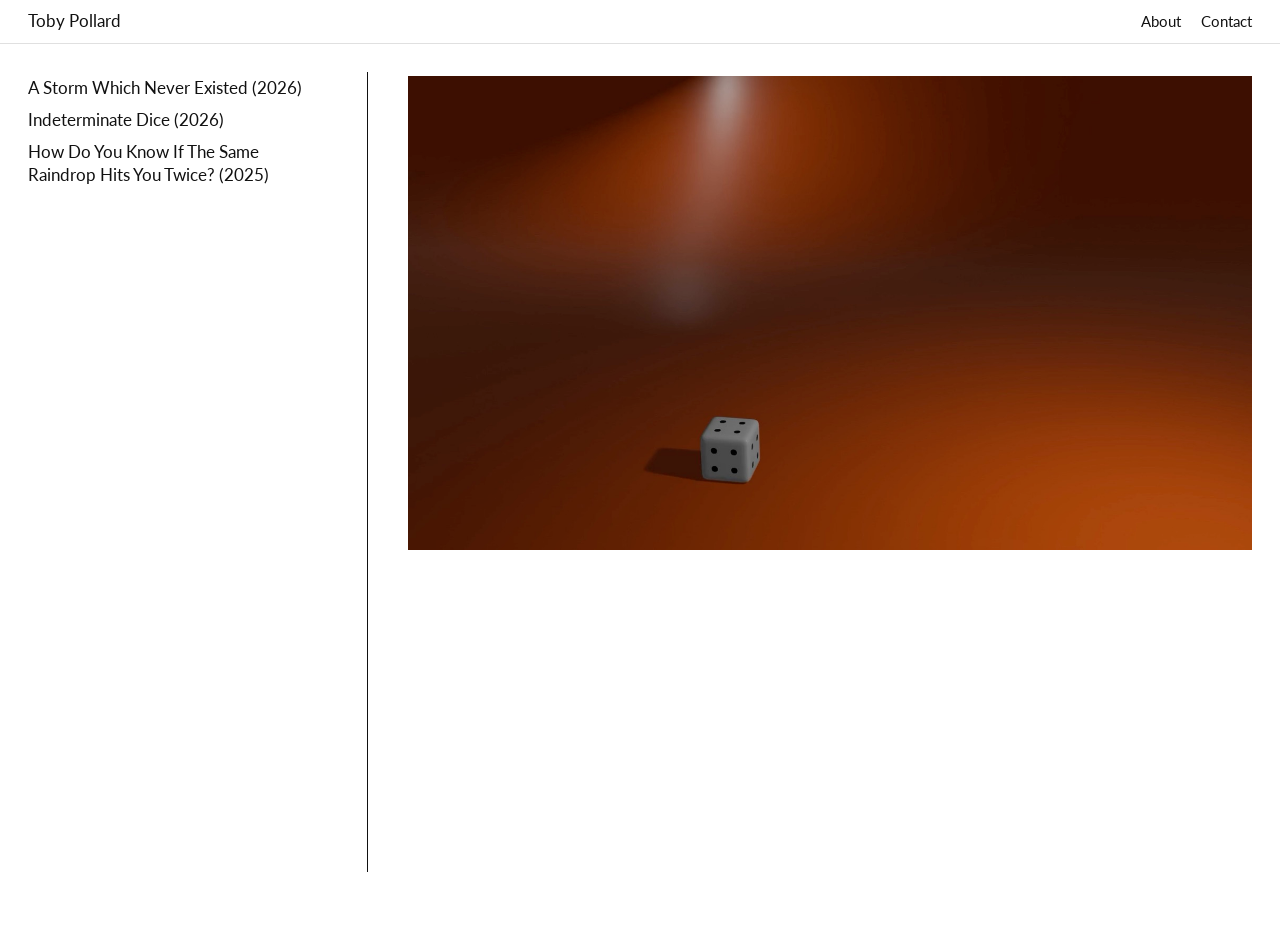
<file: index.html>
<!DOCTYPE html>
<html lang="en">
<head>
  <meta charset="UTF-8" />
  <meta name="viewport" content="width=device-width, initial-scale=1.0" />

  <!-- ============================================================
       EDIT: Change the title to your name
  ============================================================ -->
  <title>Toby Pollard — Design Portfolio</title>

  <!-- Google Font: Lato (free, served to all visitors) -->
  <link rel="preconnect" href="https://fonts.googleapis.com" />
  <link rel="preconnect" href="https://fonts.gstatic.com" crossorigin />
  <link href="https://fonts.googleapis.com/css2?family=Lato:wght@300;400;700&display=swap" rel="stylesheet" />

  <link rel="stylesheet" href="style.css" />
</head>
<body>

  <!-- ============================================================
       HEADER / NAV
       EDIT: Replace "Toby Pollard" with your name.
       Add or remove <a> links to match your pages.
  ============================================================ -->
  <header>
    <div id="site-name">
      <a href="index.html">Toby Pollard</a>
    </div>
    <nav>
      <a href="about.html">About</a>
      <a href="contact.html">Contact</a>
    </nav>
  </header>

  <!-- ============================================================
       MAIN LAYOUT: sidebar (project list) + content area
  ============================================================ -->
  <div id="layout">

    <!-- ============================================================
         LEFT SIDEBAR — PROJECT LIST
         EDIT: Each <li> is one project. Change the text and the
         href to match your project filenames (e.g. project-01.html).
         Add or remove <li> items freely.
    ============================================================ -->
    <aside id="sidebar">
      <ul>
        <li><a href="project-01.html">A Storm Which Never Existed (2026)</a></li>
        <li><a href="project-02.html">Indeterminate Dice (2026)</a></li>
        <li><a href="project-03.html">How Do You Know If The Same Raindrop Hits You Twice? (2025)</a></li>
        <!-- Add more projects here by duplicating a <li> line -->
      </ul>
    </aside>

    <!-- ============================================================
         CONTENT AREA — a random project image appears here.
         The image is chosen by script.js from the list of images
         you add there. Clicking it opens that project.
         You don't need to edit anything in this block.
    ============================================================ -->
    <main id="content">
      <a id="random-link" href="#">
        <img id="random-image" alt="" />
      </a>
      <p id="random-empty" class="intro" hidden>
        Add some images to the list in script.js and a random one
        will appear here.
      </p>
    </main>

  </div><!-- /layout -->

  <script src="script.js"></script>
</body>
</html>
</file>
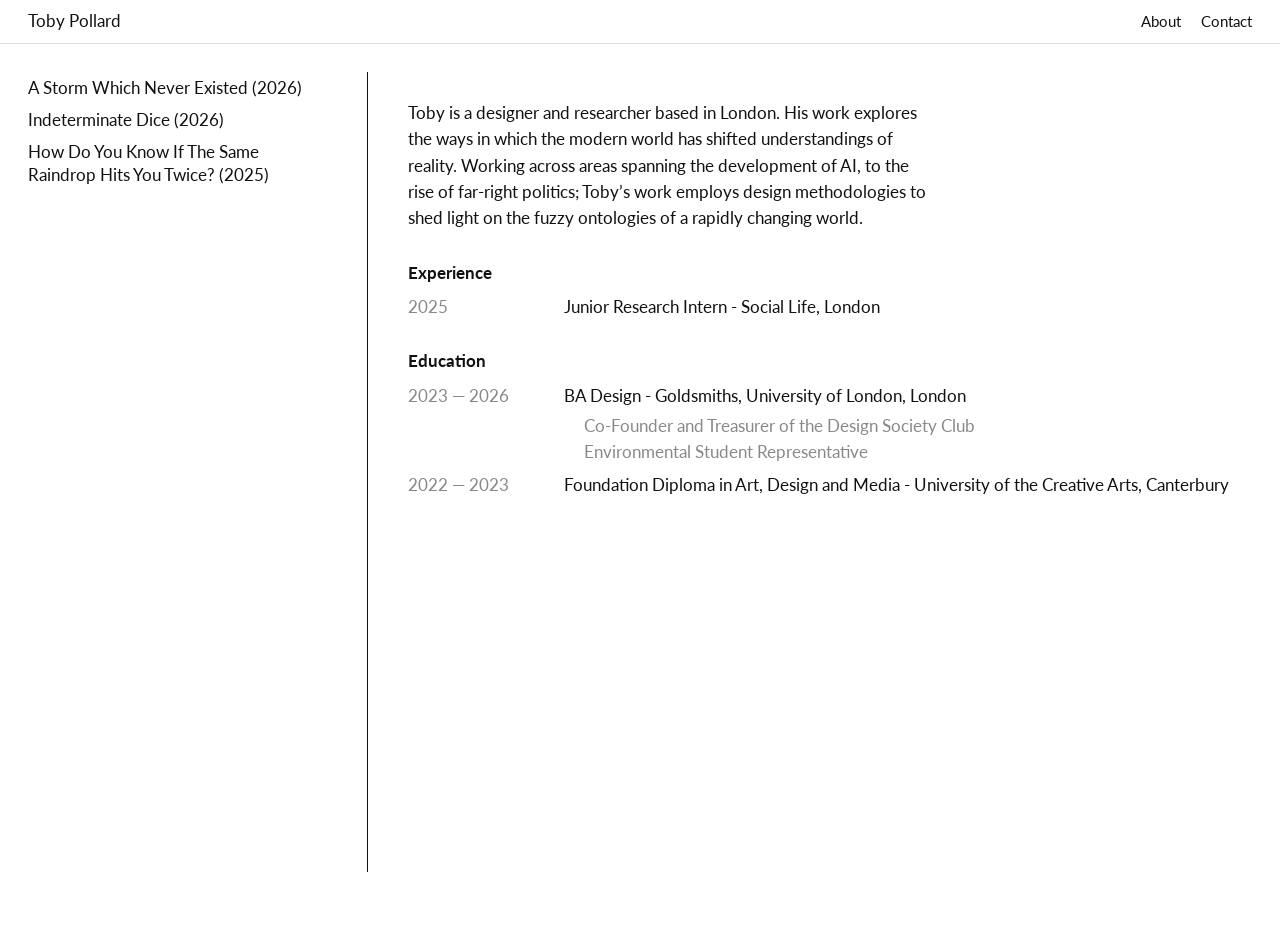
<file: about.html>
<!DOCTYPE html>
<html lang="en">
<head>
  <meta charset="UTF-8" />
  <meta name="viewport" content="width=device-width, initial-scale=1.0" />
  <title>About — Toby Pollard</title>
  <!-- Google Font: Lato (free, served to all visitors) -->
  <link rel="preconnect" href="https://fonts.googleapis.com" />
  <link rel="preconnect" href="https://fonts.gstatic.com" crossorigin />
  <link href="https://fonts.googleapis.com/css2?family=Lato:wght@300;400;700&display=swap" rel="stylesheet" />

  <link rel="stylesheet" href="style.css" />
</head>
<body>

  <header>
    <div id="site-name">
      <a href="index.html">Toby Pollard</a>
    </div>
    <nav>
      <a href="about.html" class="active">About</a>
      <a href="contact.html">Contact</a>
    </nav>
  </header>

  <div id="layout">

    <!-- Project list — kept identical to index.html so it's visible
         and clickable on every page. -->
    <aside id="sidebar">
      <ul>
        <li><a href="project-01.html">A Storm Which Never Existed (2026)</a></li>
        <li><a href="project-02.html">Indeterminate Dice (2026)</a></li>
        <li><a href="project-03.html">How Do You Know If The Same Raindrop Hits You Twice? (2025)</a></li>
      </ul>
    </aside>

    <main id="content">

      <!-- ============================================================
           ABOUT PAGE
           EDIT: Replace everything below with your own text.
           The <img> is optional — remove it if you don't want a photo.
      ============================================================ -->

      <div class="project-text about-text">

        <!-- Optional portrait photo. Put your photo in /images/portrait.jpg
             and remove the comment markers below to activate it. -->
        <!--
        <figure class="portrait">
          <img src="images/portrait.jpg" alt="Toby Pollard" />
        </figure>
        -->

        <p>
          Toby is a designer and researcher based in London. His work
          explores the ways in which the modern world has shifted
          understandings of reality. Working across areas spanning the
          development of AI, to the rise of far-right politics; Toby’s
          work employs design methodologies to shed light on the fuzzy
          ontologies of a rapidly changing world.
        </p>

        <!-- ============================================================
             EXPERIENCE
             EDIT: Add one entry per role. Duplicate a block to add more.
        ============================================================ -->
        <h2 class="about-heading">Experience</h2>
        <ul class="about-list">
          <li>
            <span class="about-list-year">2025</span>
            <span class="about-list-detail">Junior Research Intern - Social Life, London</span>
          </li>
        </ul>

        <!-- ============================================================
             EDUCATION
             EDIT: Add one entry per qualification.
        ============================================================ -->
        <h2 class="about-heading">Education</h2>
        <ul class="about-list">
          <li>
            <span class="about-list-year">2023 — 2026</span>
            <span class="about-list-detail">
              BA Design - Goldsmiths, University of London, London
              <span class="about-list-note">
                Co-Founder and Treasurer of the Design Society Club<br />
                Environmental Student Representative
              </span>
            </span>
          </li>
          <li>
            <span class="about-list-year">2022 — 2023</span>
            <span class="about-list-detail">Foundation Diploma in Art, Design and Media - University of the Creative Arts, Canterbury</span>
          </li>
        </ul>

      </div>

    </main>
  </div>

  <script src="script.js"></script>
</body>
</html>
</file>
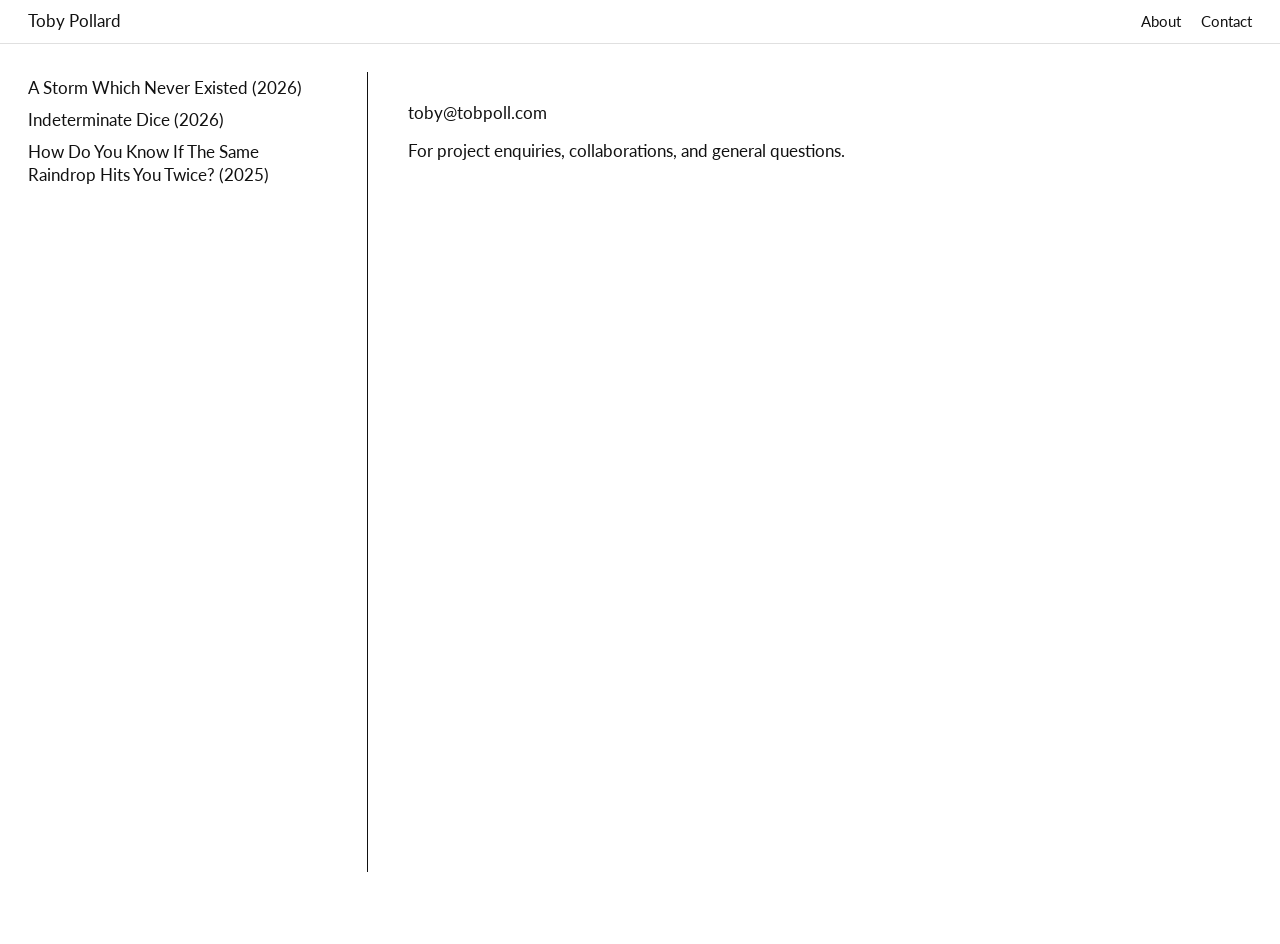
<file: contact.html>
<!DOCTYPE html>
<html lang="en">
<head>
  <meta charset="UTF-8" />
  <meta name="viewport" content="width=device-width, initial-scale=1.0" />
  <title>Contact — Toby Pollard</title>
  <!-- Google Font: Lato (free, served to all visitors) -->
  <link rel="preconnect" href="https://fonts.googleapis.com" />
  <link rel="preconnect" href="https://fonts.gstatic.com" crossorigin />
  <link href="https://fonts.googleapis.com/css2?family=Lato:wght@300;400;700&display=swap" rel="stylesheet" />

  <link rel="stylesheet" href="style.css" />
</head>
<body>

  <header>
    <div id="site-name">
      <a href="index.html">Toby Pollard</a>
    </div>
    <nav>
      <a href="about.html">About</a>
      <a href="contact.html" class="active">Contact</a>
    </nav>
  </header>

  <div id="layout">

    <!-- Project list — kept identical to index.html so it's visible
         and clickable on every page. -->
    <aside id="sidebar">
      <ul>
        <li><a href="project-01.html">A Storm Which Never Existed (2026)</a></li>
        <li><a href="project-02.html">Indeterminate Dice (2026)</a></li>
        <li><a href="project-03.html">How Do You Know If The Same Raindrop Hits You Twice? (2025)</a></li>
      </ul>
    </aside>

    <main id="content">
      <div class="project-text">

        <!-- ============================================================
             EDIT: Replace with your real email and any other contact info.
        ============================================================ -->
        <p>
          <a href="mailto:toby@tobpoll.com">toby@tobpoll.com</a>
        </p>
        <p>
          For project enquiries, collaborations, and general questions.
        </p>

      </div>
    </main>
  </div>

  <script src="script.js"></script>
</body>
</html>
</file>
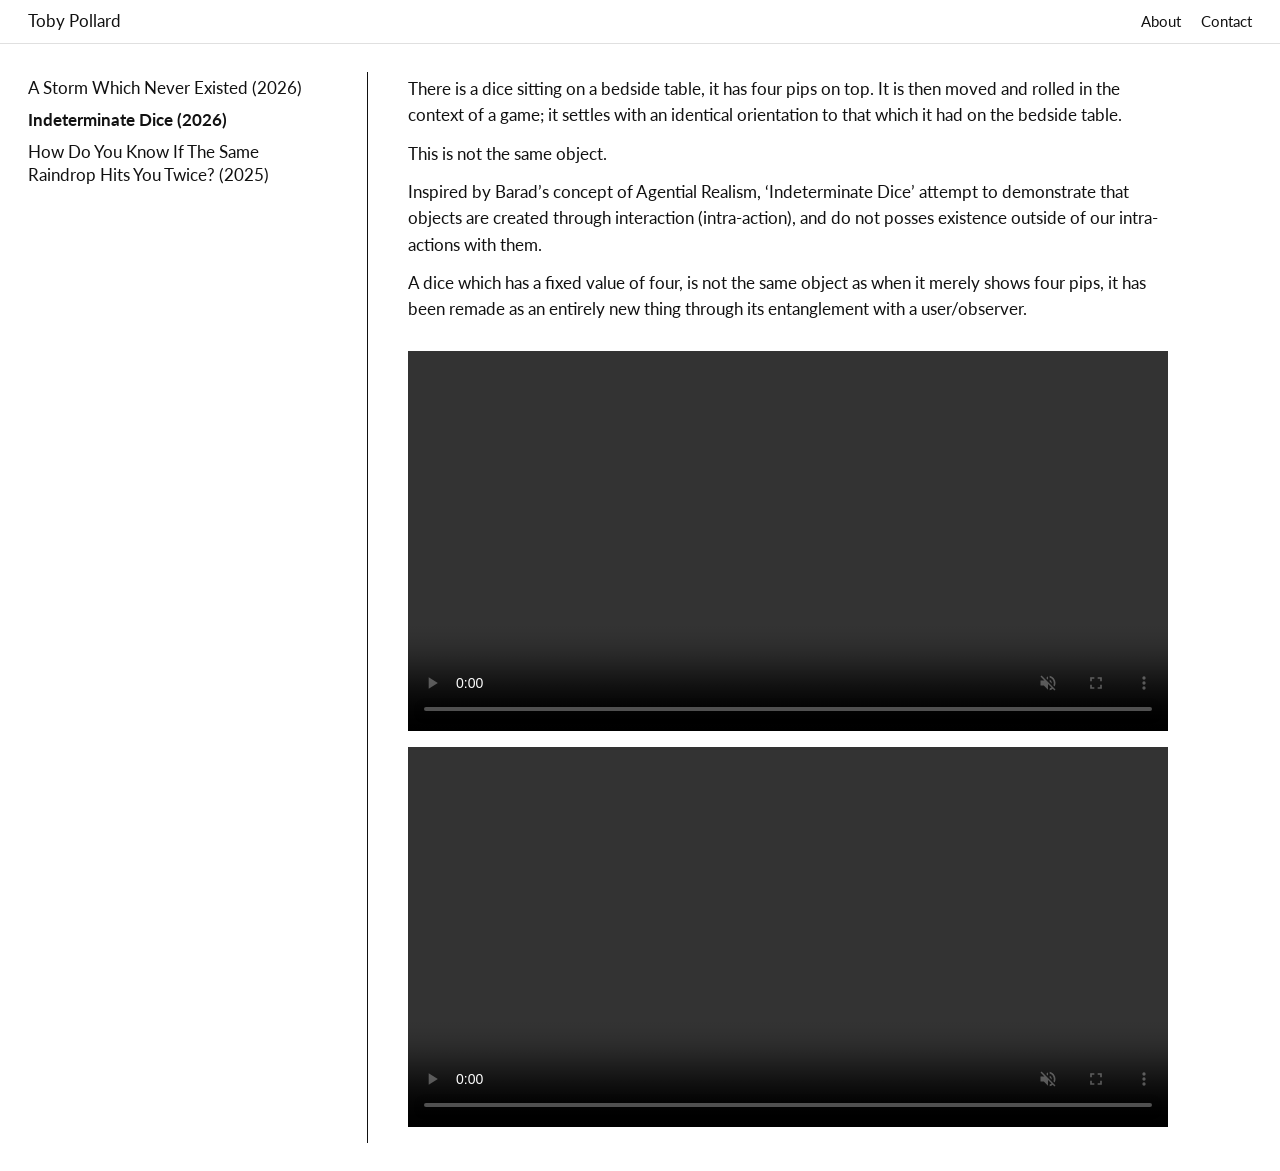
<file: project-02.html>
<!DOCTYPE html>
<html lang="en">
<head>
  <meta charset="UTF-8" />
  <meta name="viewport" content="width=device-width, initial-scale=1.0" />

  <!-- ============================================================
       EDIT: Change the title to match this project name
  ============================================================ -->
  <title>Indeterminate Dice (2026) — Toby Pollard</title>

  <!-- Google Font: Lato (free, served to all visitors) -->
  <link rel="preconnect" href="https://fonts.googleapis.com" />
  <link rel="preconnect" href="https://fonts.gstatic.com" crossorigin />
  <link href="https://fonts.googleapis.com/css2?family=Lato:wght@300;400;700&display=swap" rel="stylesheet" />

  <link rel="stylesheet" href="style.css" />
</head>
<body>

  <header>
    <div id="site-name">
      <a href="index.html">Toby Pollard</a>
    </div>
    <nav>
      <a href="about.html">About</a>
      <a href="contact.html">Contact</a>
    </nav>
  </header>

  <div id="layout">

    <aside id="sidebar">
      <ul>
        <!-- EDIT: Keep this list identical to index.html.
             Add class="current" to whichever project this page is. -->
        <li><a href="project-01.html">A Storm Which Never Existed (2026)</a></li>
        <li class="current"><a href="project-02.html">Indeterminate Dice (2026)</a></li>
        <li><a href="project-03.html">How Do You Know If The Same Raindrop Hits You Twice? (2025)</a></li>
      </ul>
    </aside>

    <main id="content">

      <!-- ============================================================
           PROJECT DESCRIPTION
           EDIT: Write about this project here. Keep it concise.
           You can use <p> for paragraphs and <br> for line breaks.
      ============================================================ -->
      <div class="project-text project-text--top">
        <p>
          There is a dice sitting on a bedside table, it has four pips on
          top. It is then moved and rolled in the context of a game; it
          settles with an identical orientation to that which it had on the
          bedside table.
        </p>
        <p>
          This is not the same object.
        </p>
        <p>
          Inspired by Barad’s concept of Agential Realism, ‘Indeterminate Dice’
          attempt to demonstrate that objects are created through
          interaction (intra-action), and do not posses existence outside
          of our intra-actions with them.
        </p>
        <p>
          A dice which has a fixed value of four, is not the same object as
          when it merely shows four pips, it has been remade as an entirely
          new thing through its entanglement with a user/observer.
        </p>
      </div>

      <!-- ============================================================
           PROJECT IMAGES
           EDIT: Replace the src="" values with your actual image paths.
           Images go in the /images/ folder.
           Add or remove <figure> blocks to add/remove images.
           The alt="" text describes the image for accessibility —
           write a short description of what's shown.
      ============================================================ -->
      <figure>
        <video controls muted playsinline preload="metadata">
          <source src="images/indeterminate-dice/dice-roll-1.mp4" type="video/mp4" />
        </video>
      </figure>

      <figure>
        <video controls muted playsinline preload="metadata">
          <source src="images/indeterminate-dice/dice-roll-2.mp4" type="video/mp4" />
        </video>
      </figure>

    </main>
  </div>

  <script src="script.js"></script>
</body>
</html>
</file>
<file: style.css>
/* ================================================================
   PORTFOLIO STYLESHEET
   Inspired by: eatock.com, dunneandraby.co.uk, carolyn-kirschner.com

   HOW TO CUSTOMISE:
   — To change fonts: edit the --font-* variables below
   — To change colours: edit the --color-* variables below
   — To adjust spacing: edit the --space-* variables below
   Everything else flows from these.
================================================================ */

/* ----------------------------------------------------------------
   1. DESIGN TOKENS — edit these to change the whole look
---------------------------------------------------------------- */
:root {
  /* Colours */
  --color-bg:       #ffffff;   /* page background */
  --color-text:     #111111;   /* main text */
  --color-muted:    #888888;   /* secondary text (dates, meta) */
  --color-link:     #111111;   /* link colour */
  --color-hover:    #888888;   /* link hover colour */
  --color-border:   #e0e0e0;   /* subtle borders */

  /* Typography */
  --font-main: "Lato", "Helvetica Neue", Helvetica, Arial, sans-serif;
    /* Lato is a free Google Font, loaded via the <link> in each HTML
       file's <head>. Every visitor sees it. Helvetica/Arial are just
       fallbacks while the font loads.
       Other options to try instead:
       "Georgia", Georgia, serif
       "Times New Roman", Times, serif
       "Courier New", Courier, monospace  */

  --font-size-base:  17px;
  --font-size-name:  17px;
  --font-size-nav:   15px;
  --font-size-h1:    17px;     /* project titles are same weight as text */
  --font-size-meta:  13px;

  /* Layout */
  --sidebar-width:  340px;
  --header-height:  44px;
  --space-outer:    28px;      /* outer page margin */
  --space-content:  40px;      /* gap between sidebar and content */
}

/* ----------------------------------------------------------------
   2. RESET & BASE
---------------------------------------------------------------- */
*, *::before, *::after {
  box-sizing: border-box;
  margin: 0;
  padding: 0;
}

html, body {
  height: 100%;
}

body {
  background: var(--color-bg);
  color: var(--color-text);
  font-family: var(--font-main);
  font-size: var(--font-size-base);
  line-height: 1.55;
  -webkit-font-smoothing: antialiased;
}

a {
  color: var(--color-link);
  text-decoration: none;
}
a:hover {
  color: var(--color-hover);
}

img {
  display: block;
  max-width: 100%;
  height: auto;
}

/* ----------------------------------------------------------------
   3. HEADER
---------------------------------------------------------------- */
header {
  position: fixed;
  top: 0;
  left: 0;
  right: 0;
  height: var(--header-height);
  background: var(--color-bg);
  display: flex;
  align-items: center;
  padding: 0 var(--space-outer);
  z-index: 100;
  border-bottom: 1px solid var(--color-border);
}

#site-name {
  font-size: var(--font-size-name);
  font-weight: normal;
  flex: 1;
}

nav {
  display: flex;
  gap: 20px;
  font-size: var(--font-size-nav);
}

nav a {
  color: var(--color-text);
}
nav a:hover {
  color: var(--color-muted);
}
nav a.active {
  color: var(--color-text);
}

/* ----------------------------------------------------------------
   4. LAYOUT: sidebar + content
---------------------------------------------------------------- */
#layout {
  display: flex;
  margin-top: var(--header-height);
  min-height: calc(100vh - var(--header-height));
  padding: var(--space-outer);
  gap: var(--space-content);
}

/* ---- Sidebar ---- */
#sidebar {
  width: var(--sidebar-width);
  flex-shrink: 0;
  padding-top: 4px;
  padding-right: var(--space-content);
  border-right: 1px solid var(--color-text);
}

#sidebar ul {
  list-style: none;
}

#sidebar ul li {
  margin-bottom: 4px;
}

#sidebar ul li a {
  font-size: var(--font-size-base);
  color: var(--color-text);
  display: block;
  line-height: 1.4;
  /* Allow long titles to wrap onto as many lines as needed to fit */
  white-space: normal;
  overflow-wrap: break-word;
}

/* Give a little breathing room between multi-line titles */
#sidebar ul li {
  margin-bottom: 8px;
}
#sidebar ul li a:hover {
  color: var(--color-muted);
}
#sidebar ul li.current a {
  color: var(--color-text);
  font-weight: 700;
}

/* ---- Content ---- */
#content {
  flex: 1;
  max-width: 760px;
  padding-top: 4px;
}

/* ----------------------------------------------------------------
   5. CONTENT ELEMENTS
---------------------------------------------------------------- */

/* Intro / placeholder text */
.intro {
  color: var(--color-text);
  max-width: 480px;
}

/* Homepage random image — large, fills the content area */
#random-link {
  display: block;
}

/* Let the homepage image use the full width to the right of the sidebar */
#content:has(#random-link) {
  max-width: none;
}

#random-image {
  width: 100%;
  max-height: calc(100vh - var(--header-height) - (var(--space-outer) * 2));
  object-fit: contain;
  object-position: top left;
}

/* Project header */
.project-header {
  margin-bottom: 24px;
}

.project-header h1 {
  font-size: var(--font-size-h1);
  font-weight: normal;
}

.project-meta {
  font-size: var(--font-size-meta);
  color: var(--color-text);
}

/* Images */
figure {
  margin-bottom: 16px;
}

figure img,
figure video {
  width: 100%;
  display: block;
}

/* Project description text */
.project-text {
  margin-top: 24px;
  max-width: 520px;
}

/* When the description sits above the images, remove the top gap and
   add space below it instead. */
.project-text--top {
  margin-top: 0;
  margin-bottom: 28px;
  max-width: none;   /* match the full width of the images below */
}

.project-text p {
  margin-bottom: 12px;
  color: var(--color-text);
}

/* About page portrait */
.portrait {
  margin-bottom: 20px;
  max-width: 200px;
}

/* About page: allow the experience/education lists to use full width
   so each entry can stay on a single line on wide screens. */
#content:has(.about-list) {
  max-width: none;
}
.about-text {
  max-width: none;
}
.about-text p {
  max-width: 520px;   /* keep the bio paragraph at a readable width */
}
/* Detail text stays on one line when there's room, but is allowed to
   wrap onto multiple lines as the browser gets narrower. */

/* About page section headings (Experience, Education) */
.about-heading {
  font-size: var(--font-size-base);
  font-weight: 700;
  margin-top: 28px;
  margin-bottom: 8px;
}

/* About page lists (experience / education entries) */
.about-list {
  list-style: none;
  margin-bottom: 4px;
}
.about-list li {
  display: flex;
  gap: 16px;
  margin-bottom: 6px;
}
.about-list-year {
  flex-shrink: 0;
  width: 140px;
  color: var(--color-muted);
}
.about-list-detail {
  color: var(--color-text);
}

/* Inset sub-text under an education / experience entry */
.about-list-note {
  display: block;
  margin-top: 4px;
  padding-left: 20px;
  color: var(--color-muted);
}

@media (max-width: 640px) {
  .about-list li {
    flex-direction: column;
    gap: 0;
  }
  .about-list-year {
    width: auto;
  }
}

/* ----------------------------------------------------------------
   6. MOBILE
   On small screens the sidebar moves above the content
---------------------------------------------------------------- */
@media (max-width: 640px) {
  #layout {
    flex-direction: column;
    padding: 16px;
    gap: 24px;
    /* Hug the content instead of stretching to full viewport height,
       which otherwise leaves a tall blank white area at the bottom. */
    min-height: 0;
  }

  #sidebar {
    width: 100%;
    /* When stacked, the divider becomes a horizontal line under the list */
    border-right: none;
    border-bottom: 1px solid var(--color-text);
    padding-right: 0;
    padding-bottom: 16px;
  }

  header {
    padding: 0 16px;
  }

  /* Homepage: keep the project list and the random image side by side
     even on slim screens — the image stays to the right, not below. */
  #layout:has(#random-link) {
    flex-direction: row;
    gap: 20px;
  }

  #layout:has(#random-link) #sidebar {
    /* Bounded width so the image keeps its space; long titles wrap inside */
    width: 42%;
    flex-shrink: 0;
    /* Back to a vertical divider since it stays side by side here */
    border-right: 1px solid var(--color-text);
    border-bottom: none;
    padding-right: 20px;
    padding-bottom: 0;
  }
}
</file>
